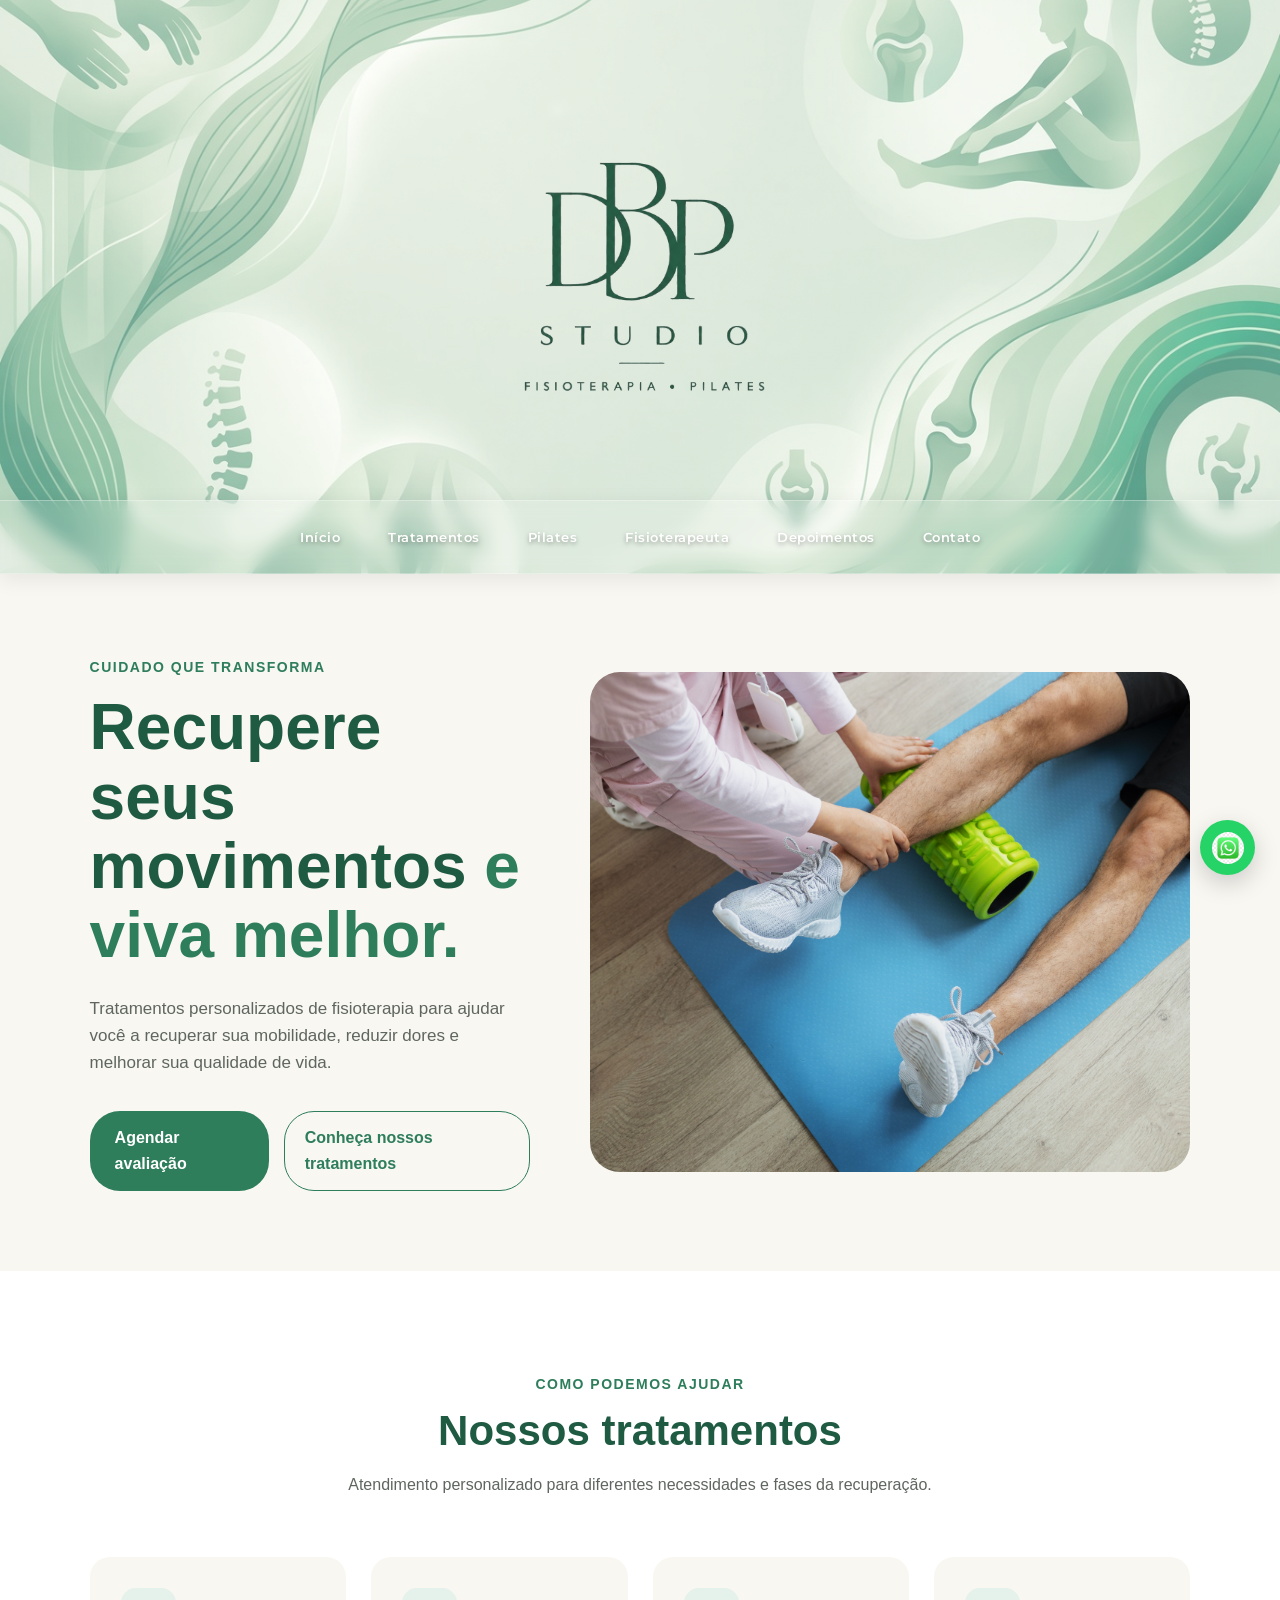
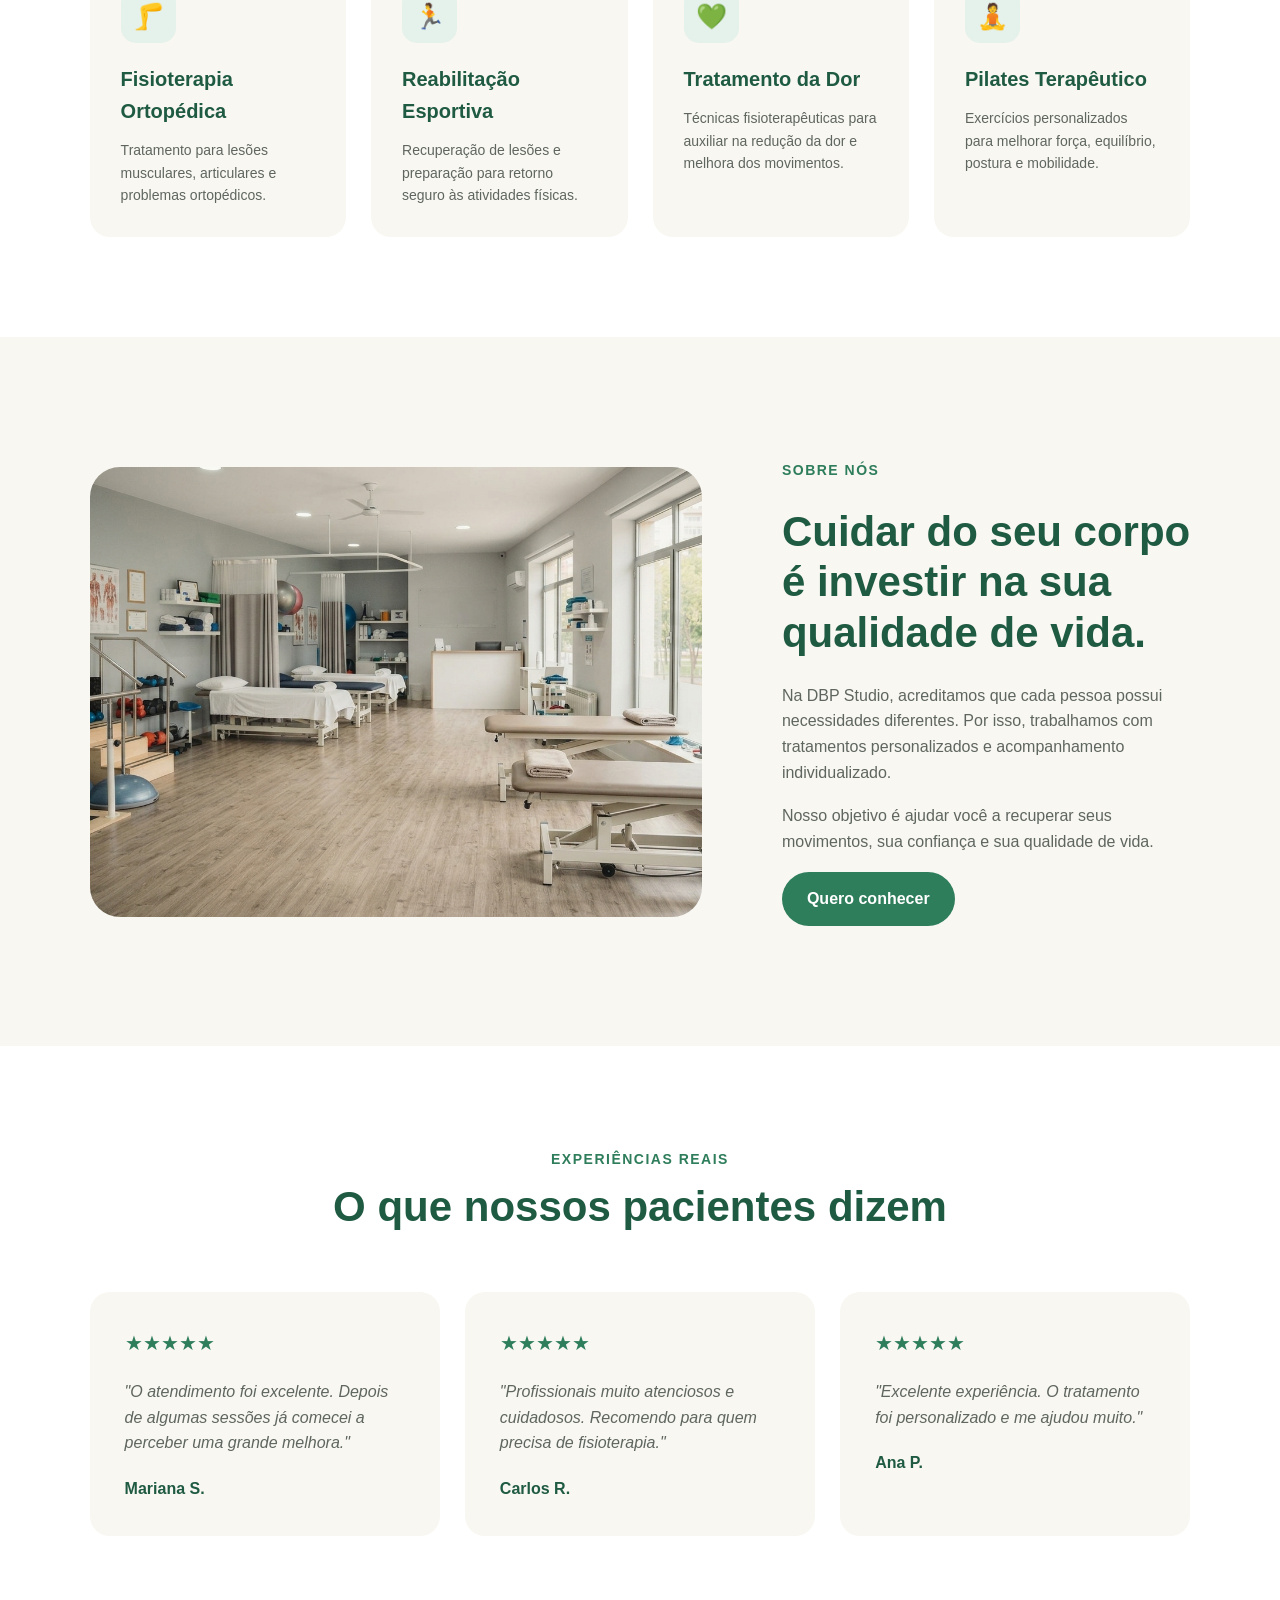
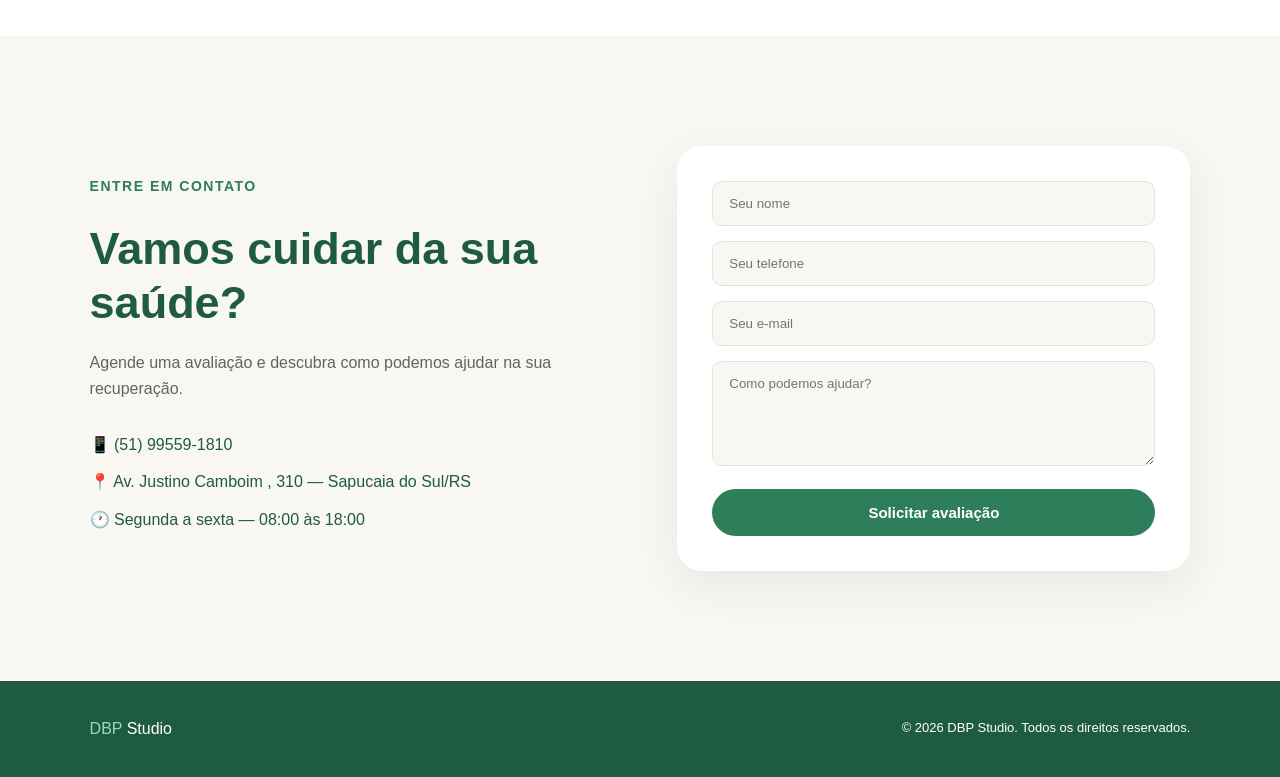
<file: index.html>
<!DOCTYPE html>
<html lang="pt-BR">

<head>
    <meta charset="UTF-8">
    <meta name="viewport" content="width=device-width, initial-scale=1.0">

    <title>DBP Studio | Fisioterapia e Reabilitação</title>

    <link rel="stylesheet" href="css/style.css">

    <link
    href="https://fonts.googleapis.com/css2?family=Montserrat:wght@400;500;600;700&display=swap"
    rel="stylesheet"
    >
</head>



<body>

    <!-- CABEÇALHO -->

<header class="cabecalho">

    <!-- FAIXA PRINCIPAL -->

    <div class="cabecalho-marca">

        <div class="container">

            <a href="index.html" class="marca-studio">
                <img src="img/logo.png" alt="DBP Studio">
            </a>

        
        </div>

    </div>


    <!-- MENU -->

    <div class="cabecalho-menu">

        <div class="container cabecalho-container">

            <button
                type="button"
                class="menu-mobile"
                aria-label="Abrir menu"
            >
                ☰
            </button>

            <nav class="menu">

                <a href="#inicio">
                    Início
                </a>

                <a href="#tratamentos">
                    Tratamentos
                </a>

                <a href="pilates.html">
                    Pilates
                </a>

                <a href="fisioterapeuta.html">
                    Fisioterapeuta
                </a>

                <a href="#depoimentos">
                    Depoimentos
                </a>

                <a href="#contato">
                    Contato
                </a>

            </nav>

        </div>

    </div>

</header>


    <!-- PRINCIPAL -->
    <main>

        <!-- HERO -->
        <section id="inicio" class="hero">

            <div class="hero-texto">

                <span class="subtitulo">
                    Cuidado que transforma
                </span>

                <h1>
                    Recupere seus movimentos
                    <span>e viva melhor.</span>
                </h1>

                <p>
                    Tratamentos personalizados de fisioterapia
                    para ajudar você a recuperar sua mobilidade,
                    reduzir dores e melhorar sua qualidade de vida.
                </p>

                <div class="hero-botoes">

                    <a href="#contato" class="botao-principal">
                        Agendar avaliação
                    </a>

                    <a href="#tratamentos" class="botao-secundario">
                        Conheça nossos tratamentos
                    </a>

                </div>

            </div>


            <div class="hero-imagem">

                <img
                src="img/img2.jpg"
                alt="Fisioterapeuta realizando atendimento"
                >
                

            </div>

        </section>


        <!-- TRATAMENTOS -->
        <section id="tratamentos" class="tratamentos">

            <div class="titulo-secao">

                <span>Como podemos ajudar</span>

                <h2>
                    Nossos tratamentos
                </h2>

                <p>
                    Atendimento personalizado para diferentes
                    necessidades e fases da recuperação.
                </p>

            </div>


            <div class="cards-tratamentos">

                <article class="card">

                    <div class="icone">🦵</div>

                    <h3>
                        Fisioterapia Ortopédica
                    </h3>

                    <p>
                        Tratamento para lesões musculares,
                        articulares e problemas ortopédicos.
                    </p>

                </article>


                <article class="card">

                    <div class="icone">🏃</div>

                    <h3>
                        Reabilitação Esportiva
                    </h3>

                    <p>
                        Recuperação de lesões e preparação
                        para retorno seguro às atividades físicas.
                    </p>

                </article>


                <article class="card">

                    <div class="icone">💚</div>

                    <h3>
                        Tratamento da Dor
                    </h3>

                    <p>
                        Técnicas fisioterapêuticas para auxiliar
                        na redução da dor e melhora dos movimentos.
                    </p>

                </article>


                <article class="card">

                    <div class="icone">🧘</div>

                    <h3>
                        Pilates Terapêutico
                    </h3>

                    <p>
                        Exercícios personalizados para melhorar
                        força, equilíbrio, postura e mobilidade.
                    </p>

                </article>

            </div>

        </section>


        <!-- SOBRE -->
        <section id="sobre" class="sobre">

            <div class="sobre-imagem">
                <img
                src="img/clinica.jpg"
                alt="Ambiente profissional de fisioterapia"
                >


            </div>


            <div class="sobre-texto">

                <span class="subtitulo">
                    Sobre nós
                </span>

                <h2>
                    Cuidar do seu corpo é investir na sua qualidade de vida.
                </h2>

                <p>
                    Na DBP Studio, acreditamos que cada pessoa possui
                    necessidades diferentes. Por isso, trabalhamos
                    com tratamentos personalizados e acompanhamento
                    individualizado.
                </p>

                <p>
                    Nosso objetivo é ajudar você a recuperar seus
                    movimentos, sua confiança e sua qualidade de vida.
                </p>

                <a href="#contato" class="botao-principal">
                    Quero conhecer
                </a>

            </div>

        </section>


        <!-- DEPOIMENTOS -->
        <section id="depoimentos" class="depoimentos">

            <div class="titulo-secao">

                <span>Experiências reais</span>

                <h2>
                    O que nossos pacientes dizem
                </h2>

            </div>


            <div class="cards-depoimentos">

                <article class="depoimento">

                    <div class="estrelas">
                        ★★★★★
                    </div>

                    <p>
                        "O atendimento foi excelente. Depois de algumas
                        sessões já comecei a perceber uma grande melhora."
                    </p>

                    <strong>
                        Mariana S.
                    </strong>

                </article>


                <article class="depoimento">

                    <div class="estrelas">
                        ★★★★★
                    </div>

                    <p>
                        "Profissionais muito atenciosos e cuidadosos.
                        Recomendo para quem precisa de fisioterapia."
                    </p>

                    <strong>
                        Carlos R.
                    </strong>

                </article>


                <article class="depoimento">

                    <div class="estrelas">
                        ★★★★★
                    </div>

                    <p>
                        "Excelente experiência. O tratamento foi
                        personalizado e me ajudou muito."
                    </p>

                    <strong>
                        Ana P.
                    </strong>

                </article>

            </div>

        </section>


        <!-- CONTATO -->
        <section id="contato" class="contato">

            <div class="contato-texto">

                <span class="subtitulo">
                    Entre em contato
                </span>

                <h2>
                    Vamos cuidar da sua saúde?
                </h2>

                <p>
                    Agende uma avaliação e descubra como podemos
                    ajudar na sua recuperação.
                </p>

                <div class="informacoes">

                    <p>
                        📱 (51) 99559-1810
                    </p>

                    <p>
                        📍 Av. Justino Camboim , 310 — Sapucaia do Sul/RS
                    </p>

                    <p>
                        🕐 Segunda a sexta — 08:00 às 18:00
                    </p>

                </div>

            </div>

            <form class="formulario" id="formulario">

    <input
        type="text"
        id="nome"
        placeholder="Seu nome"
        required
    >

    <input
        type="tel"
        id="telefone"
        placeholder="Seu telefone"
        required
    >

    <input
        type="email"
        id="email"
        placeholder="Seu e-mail"
    >

    <textarea
        id="mensagem"
        placeholder="Como podemos ajudar?"
        rows="5"
        required
    ></textarea>

    <button type="submit">
        Solicitar avaliação
    </button>

</form>


            
        </section>

    </main>


    <!-- RODAPÉ -->
    <footer class="footer">

        <div class="logo">
            <span>DBP</span> Studio
        </div>

        <p>
            © 2026 DBP Studio. Todos os direitos reservados.
        </p>

    </footer>



    <!-- BOTÃO WHATSAPP -->
   <a
    href="https://wa.me/5551995591810?text=Ol%C3%A1%21%20Gostaria%20de%20agendar%20um%20hor%C3%A1rio."
    class="whatsapp"
    target="_blank"
    rel="noopener noreferrer"
    aria-label="Agendar horário pelo WhatsApp"
    >
    <img src="img/whats.jpeg" alt="WhatsApp">
    </a>


    <!-- BOTÃO VOLTAR AO TOPO -->
    <button
        class="voltar-topo"
        id="voltarTopo"
        aria-label="Voltar ao topo"
    >
        ↑
    </button>


    <script src="js/script.js"></script>

</body>

</html>
</file>
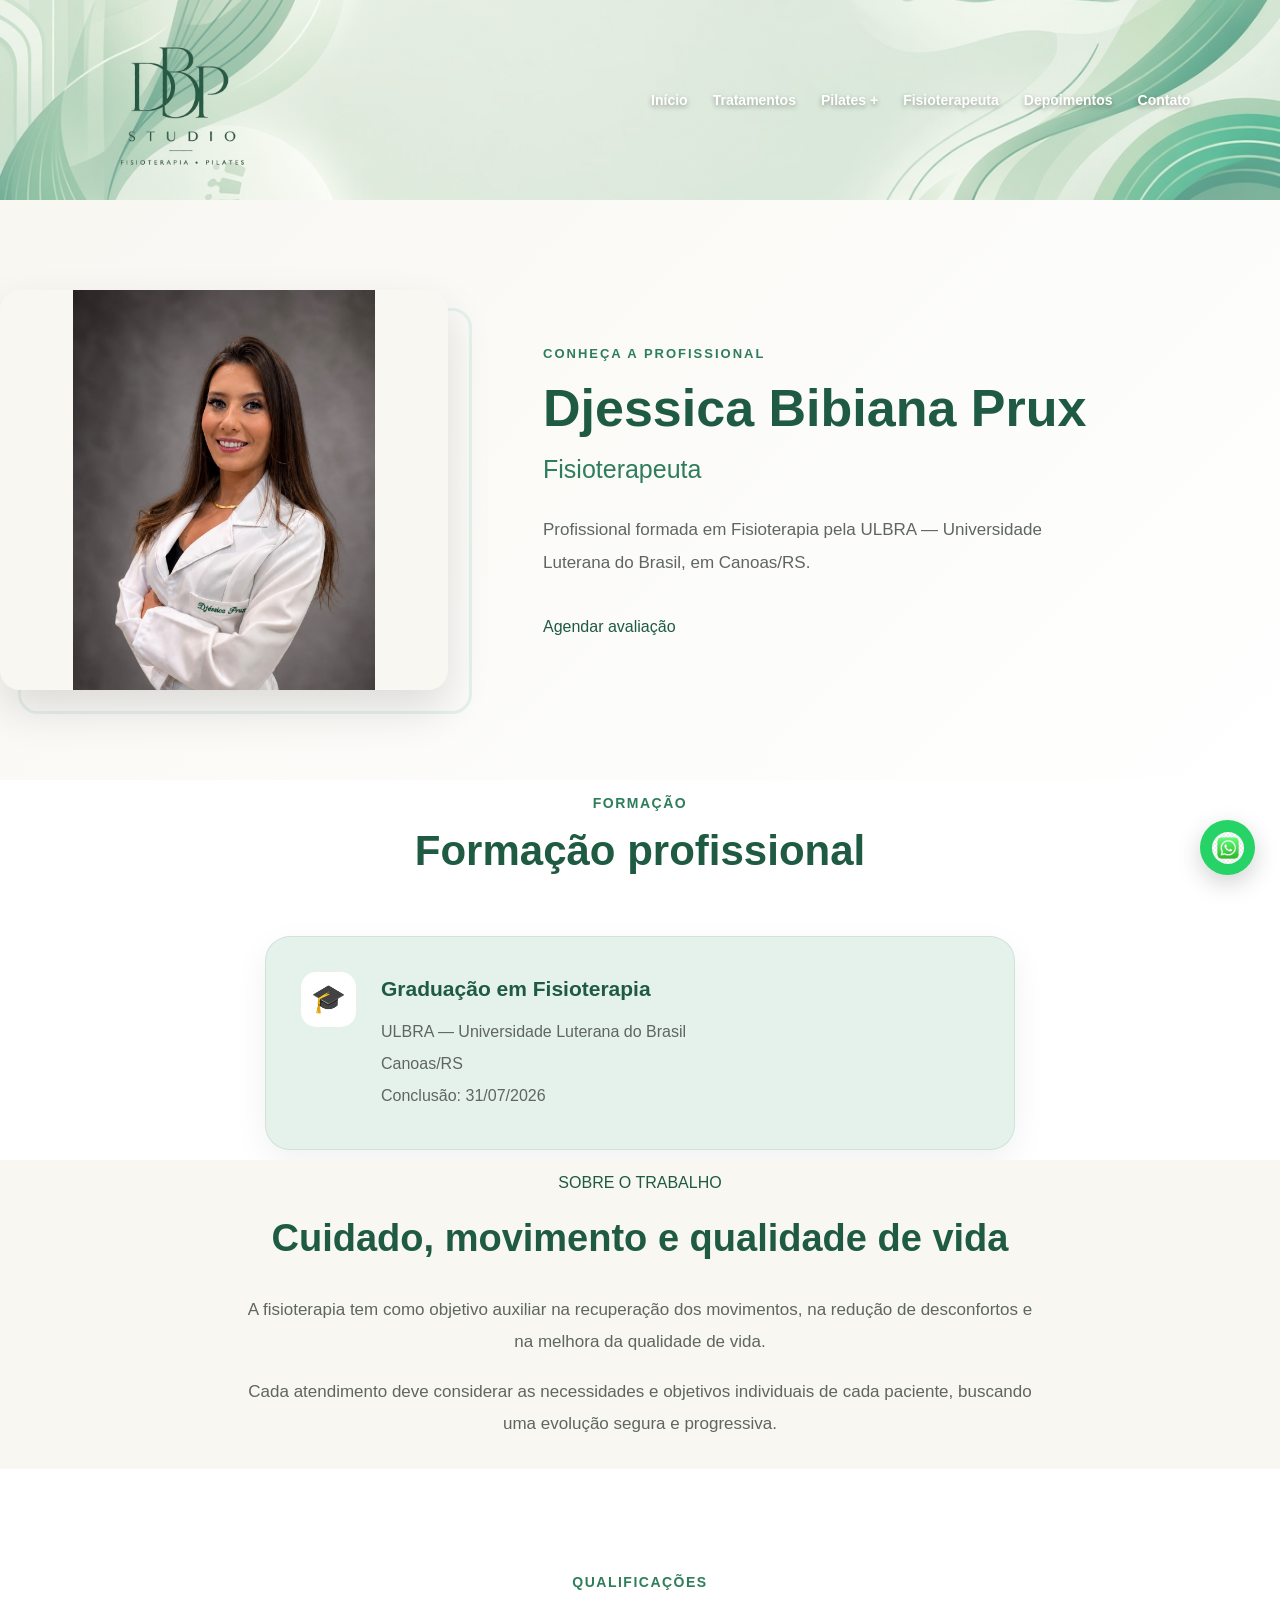
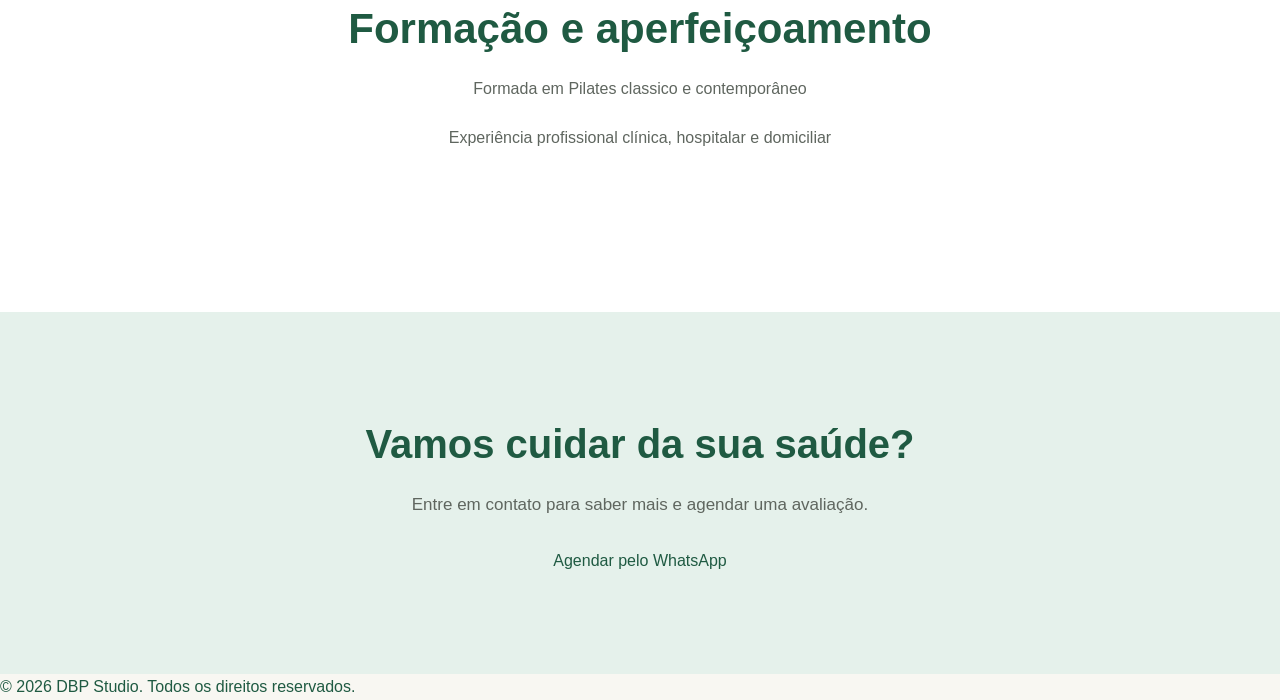
<file: fisioterapeuta.html>
<!DOCTYPE html>
<html lang="pt-BR">

<head>
    <meta charset="UTF-8">

    <meta
        name="viewport"
        content="width=device-width, initial-scale=1.0"
    >

    <title>DBP Studio | Fisioterapia e Reabilitação</title>

    <link
        rel="stylesheet"
        href="css/style.css"
    >
</head>

<body>
    
    <!-- CABEÇALHO -->

    <header class="cabecalho cabecalho-fisioterapeuta">

        <div class="container cabecalho-container">

            <a href="index.html" class="logo">
                <img src="img/logo.png" alt="DBP Studio - Fisioterapia e Pilates">
            </a>

            <button
                class="menu-mobile"
                aria-label="Abrir menu"
            >
                ☰
            </button>

            <nav class="menu">

                <a href="index.html">
                    Início
                </a>

                <a href="index.html#tratamentos">
                    Tratamentos
                </a>

                <a href="pilates.html">
                    Pilates +
                </a>

                <a href="fisioterapeuta.html">
                    Fisioterapeuta
                </a>

                <a href="index.html#depoimentos">
                    Depoimentos
                </a>

                <a href="index.html#contato">
                    Contato
                </a>

            </nav>

        </div>

    </header>


    <!-- CONTEÚDO PRINCIPAL -->

    <main>

        <!-- APRESENTAÇÃO -->

        <section class="perfil">

            <div class="container perfil-container">

                <div class="perfil-imagem">

                    <img
                        src="img/Fisio.jpeg"
                        alt="Djessica Bibiana Prux - Fisioterapeuta"
                    >

                </div>


                <div class="perfil-texto">

                    <span class="sobre-destaque">
                        CONHEÇA A PROFISSIONAL
                    </span>

                    <h1>
                        Djessica Bibiana Prux
                    </h1>

                    <h2>
                        Fisioterapeuta
                    </h2>

                    <p>
                        Profissional formada em Fisioterapia pela
                        ULBRA — Universidade Luterana do Brasil,
                        em Canoas/RS.
                    </p>

                    <a
                        href="https://wa.me/5551995591810"
                        class="botao"
                        target="_blank"
                        rel="noopener noreferrer"
                    >
                        Agendar avaliação
                    </a>

                </div>

            </div>

        </section>


        <!-- FORMAÇÃO -->

        <section class="formacao-profissional">

            <div class="container">

                <div class="titulo-secao">

                    <span class="sobre-destaque">
                        FORMAÇÃO
                    </span>

                    <h2>
                        Formação profissional
                    </h2>

                </div>


                <div class="formacao-card">

                    <div class="formacao-icone">
                        🎓
                    </div>

                    <div>

                        <h3>
                            Graduação em Fisioterapia
                        </h3>

                        <p>
                            ULBRA — Universidade Luterana do Brasil
                        </p>

                        <p>
                            Canoas/RS
                        </p>

                        <p>
                            Conclusão: 31/07/2026
                        </p>

                    </div>

                </div>

            </div>

        </section>


        <!-- SOBRE A PROFISSIONAL -->

        <section class="sobre-profissional">

            <div class="container">

                <div class="texto-profissional">

                    <span class="sobre-destaque">
                        SOBRE O TRABALHO
                    </span>

                    <h2>
                        Cuidado, movimento e qualidade de vida
                    </h2>

                    <p>
                        A fisioterapia tem como objetivo auxiliar
                        na recuperação dos movimentos, na redução
                        de desconfortos e na melhora da qualidade
                        de vida.
                    </p>

                    <p>
                        Cada atendimento deve considerar as
                        necessidades e objetivos individuais de
                        cada paciente, buscando uma evolução
                        segura e progressiva.
                    </p>

                </div>

            </div>

        </section>


        <!-- QUALIFICAÇÕES -->

        <section class="qualificacoes">

            <div class="container">

                <div class="titulo-secao">

                    <span class="sobre-destaque">
                        QUALIFICAÇÕES
                    </span>

                    <h2>
                        Formação e aperfeiçoamento
                    </h2>

                    <p>
                        Formada em Pilates classico e contemporâneo
                        
                    </p>
                    <p>
                        Experiência profissional clínica, hospitalar e domiciliar
                    </p>

                </div>

            </div>

        </section>


        <!-- CHAMADA PARA AGENDAMENTO -->

        <section class="cta-profissional">

            <div class="container">

                <h2>
                    Vamos cuidar da sua saúde?
                </h2>

                <p>
                    Entre em contato para saber mais e agendar
                    uma avaliação.
                </p>

                <a
                    href="https://wa.me/5551995591810"
                    class="botao"
                    target="_blank"
                    rel="noopener noreferrer"
                >
                    Agendar pelo WhatsApp
                </a>

            </div>

        </section>

    </main>


    <!-- RODAPÉ -->

    <footer class="rodape">

        <div class="container">

            <p>
                © 2026 DBP Studio. Todos os direitos reservados.
            </p>

        </div>

    </footer>


    <!-- WHATSAPP -->

    <a
        href="https://wa.me/5551995591810"
        class="whatsapp"
        target="_blank"
        rel="noopener noreferrer"
        aria-label="Falar pelo WhatsApp"
    >

        <img
            src="img/whats.jpeg"
            alt="WhatsApp"
        >

    </a>


    <!-- VOLTAR AO TOPO -->

    <button
        class="voltar-topo"
        id="voltarTopo"
        aria-label="Voltar ao topo"
    >
        ↑
    </button>


    <!-- JAVASCRIPT -->

    <script src="js/script.js"></script>

</body>

</html>
</file>
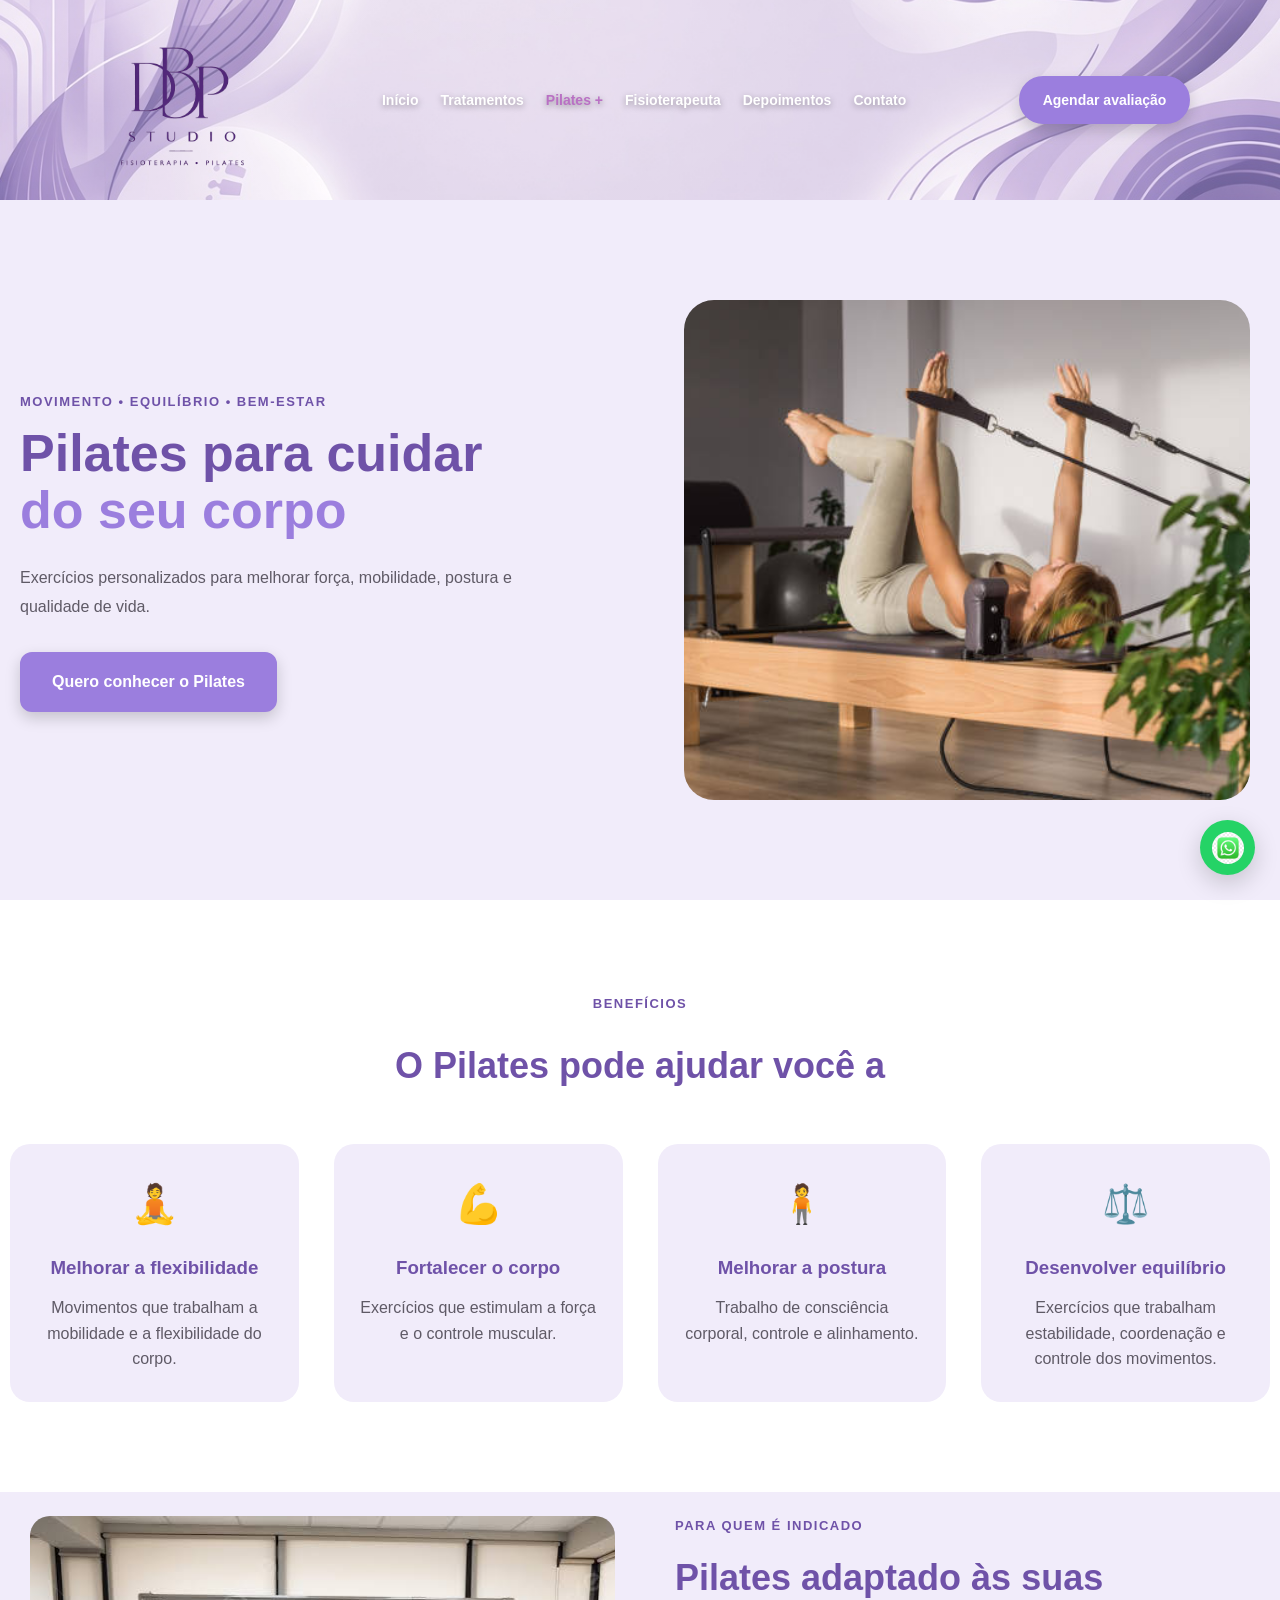
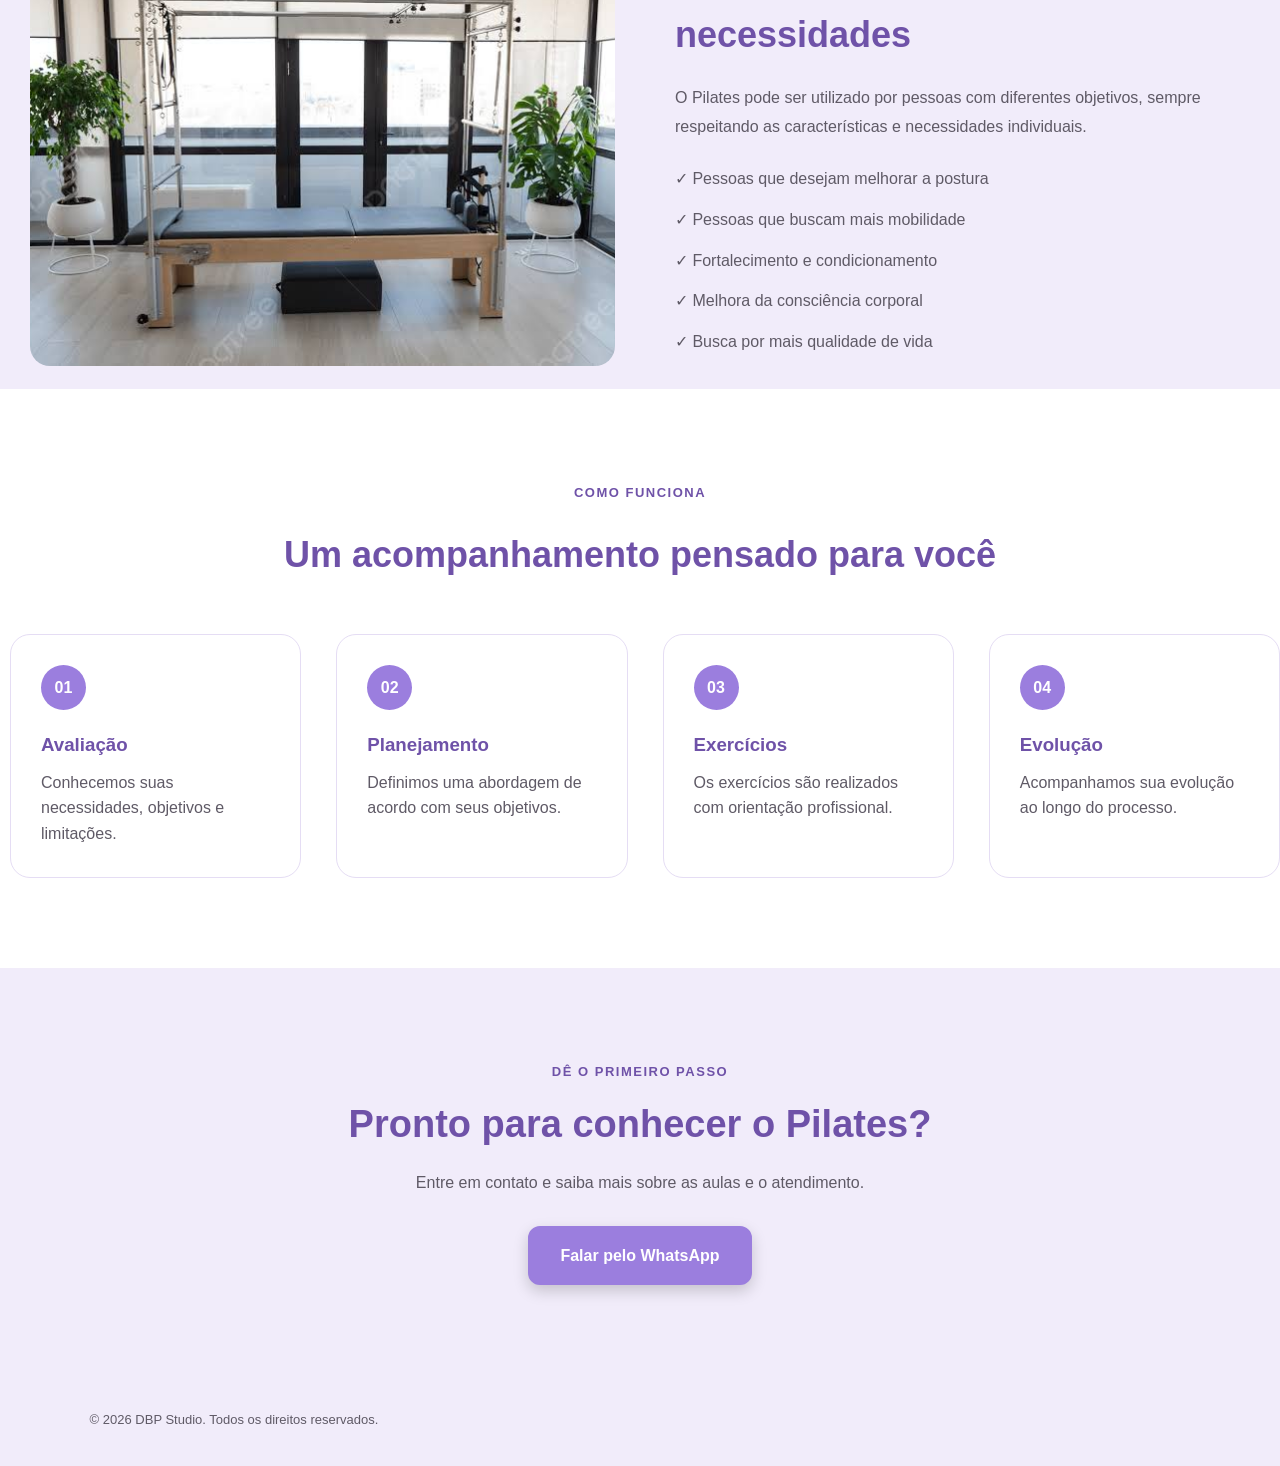
<file: pilates.html>
<!DOCTYPE html>
<html lang="pt-BR">

<head>
    <meta charset="UTF-8">

    <meta
        name="viewport"
        content="width=device-width, initial-scale=1.0"
    >

    <meta
        name="description"
        content="Conheça o Pilates e seus benefícios para o corpo, postura, mobilidade e qualidade de vida."
    >

    <title>Pilates | DBP Studio</title>

    <link
        rel="stylesheet"
        href="css/style.css"
    >
</head>

<!-- BOTÃO WHATSAPP -->

<a
    href="https://wa.me/5551995591810"
    class="whatsapp"
    target="_blank"
    rel="noopener noreferrer"
    aria-label="Falar pelo WhatsApp"
>
    <img src="img/whats.jpeg" alt="WhatsApp">
</a>

<button id="voltarTopo" aria-label="Voltar ao topo">
    ↑
</button>

<body>

    <!-- CABEÇALHO -->

    <header class="header header-pilates">

        <div class="container header-container">

            <a href="index.html" class="logo">
                <img src="img/logo2.png" alt="DBP Studio - Fisioterapia e Pilates">
            </a>

            <nav class="menu">

                <a href="index.html">
                    Início
                </a>

                <a href="index.html#tratamentos">
                    Tratamentos
                </a>

                <a href="pilates.html" class="menu-pilates">
                    Pilates +
                </a>

                <a href="fisioterapeuta.html">
                    Fisioterapeuta
                </a>

                <a href="index.html#depoimentos">
                    Depoimentos
                </a>

                <a href="index.html#contato">
                    Contato
                </a>

            </nav>

            <a
                href="#agendamento"
                class="botao-header botao-pilates"
            >
                Agendar avaliação
            </a>

            <button
                class="menu-mobile"
                aria-label="Abrir menu"
            >
                ☰
            </button>

        </div>

    </header>


    <main>

        <!-- HERO PILATES -->

        <section class="pilates-hero">

            <div class="container pilates-hero-container">

                <div class="pilates-hero-texto">

                    <span class="pilates-destaque">
                        MOVIMENTO • EQUILÍBRIO • BEM-ESTAR
                    </span>

                    <h1>
                        Pilates para cuidar
                        <span>do seu corpo</span>
                    </h1>

                    <p>
                        Exercícios personalizados para melhorar
                        força, mobilidade, postura e qualidade
                        de vida.
                    </p>

                    <a
                        href="#agendamento"
                        class="botao botao-pilates"
                    >
                        Quero conhecer o Pilates
                    </a>

                </div>


                <div class="pilates-hero-imagem">

                    <img
                        src="img/pilates.jpg"
                        alt="Exercício de Pilates"
                    >

                </div>

            </div>

        </section>


        <!-- BENEFÍCIOS -->

        <section class="pilates-beneficios">

            <div class="container">

                <div class="titulo-pilates">

                    <span class="pilates-destaque">
                        BENEFÍCIOS
                    </span>

                    <h2>
                        O Pilates pode ajudar você a
                    </h2>

                </div>


                <div class="beneficios-grid">

                    <div class="beneficio-card">

                        <div class="beneficio-icone">
                            🧘
                        </div>

                        <h3>
                            Melhorar a flexibilidade
                        </h3>

                        <p>
                            Movimentos que trabalham a mobilidade
                            e a flexibilidade do corpo.
                        </p>

                    </div>


                    <div class="beneficio-card">

                        <div class="beneficio-icone">
                            💪
                        </div>

                        <h3>
                            Fortalecer o corpo
                        </h3>

                        <p>
                            Exercícios que estimulam a força
                            e o controle muscular.
                        </p>

                    </div>


                    <div class="beneficio-card">

                        <div class="beneficio-icone">
                            🧍
                        </div>

                        <h3>
                            Melhorar a postura
                        </h3>

                        <p>
                            Trabalho de consciência corporal,
                            controle e alinhamento.
                        </p>

                    </div>


                    <div class="beneficio-card">

                        <div class="beneficio-icone">
                            ⚖️
                        </div>

                        <h3>
                            Desenvolver equilíbrio
                        </h3>

                        <p>
                            Exercícios que trabalham estabilidade,
                            coordenação e controle dos movimentos.
                        </p>

                    </div>

                </div>

            </div>

        </section>


        <!-- PARA QUEM É -->

        <section class="pilates-indicado">

            <div class="container indicado-container">

                <div class="indicado-imagem">

                    <img
                        src="img/pilates2.jpeg"
                        alt="Espaço para atendimento de Pilates"
                    >

                </div>


                <div class="indicado-texto">

                    <span class="pilates-destaque">
                        PARA QUEM É INDICADO
                    </span>

                    <h2>
                        Pilates adaptado às suas necessidades
                    </h2>

                    <p>
                        O Pilates pode ser utilizado por pessoas
                        com diferentes objetivos, sempre respeitando
                        as características e necessidades individuais.
                    </p>

                    <ul>

                        <li>
                            ✓ Pessoas que desejam melhorar a postura
                        </li>

                        <li>
                            ✓ Pessoas que buscam mais mobilidade
                        </li>

                        <li>
                            ✓ Fortalecimento e condicionamento
                        </li>

                        <li>
                            ✓ Melhora da consciência corporal
                        </li>

                        <li>
                            ✓ Busca por mais qualidade de vida
                        </li>

                    </ul>

                </div>

            </div>

        </section>


        <!-- COMO FUNCIONA -->

        <section class="pilates-processo">

            <div class="container">

                <div class="titulo-pilates">

                    <span class="pilates-destaque">
                        COMO FUNCIONA
                    </span>

                    <h2>
                        Um acompanhamento pensado para você
                    </h2>

                </div>


                <div class="processo-grid">

                    <div class="processo-item">

                        <span>01</span>

                        <h3>
                            Avaliação
                        </h3>

                        <p>
                            Conhecemos suas necessidades,
                            objetivos e limitações.
                        </p>

                    </div>


                    <div class="processo-item">

                        <span>02</span>

                        <h3>
                            Planejamento
                        </h3>

                        <p>
                            Definimos uma abordagem de acordo
                            com seus objetivos.
                        </p>

                    </div>


                    <div class="processo-item">

                        <span>03</span>

                        <h3>
                            Exercícios
                        </h3>

                        <p>
                            Os exercícios são realizados com
                            orientação profissional.
                        </p>

                    </div>


                    <div class="processo-item">

                        <span>04</span>

                        <h3>
                            Evolução
                        </h3>

                        <p>
                            Acompanhamos sua evolução ao longo
                            do processo.
                        </p>

                    </div>

                </div>

            </div>

        </section>


        <!-- CTA -->

        <section
            class="pilates-cta"
            id="agendamento"
        >

            <div class="container">

                <span class="pilates-destaque">
                    DÊ O PRIMEIRO PASSO
                </span>

                <h2>
                    Pronto para conhecer o Pilates?
                </h2>

                <p>
                    Entre em contato e saiba mais sobre as
                    aulas e o atendimento.
                </p>

                <a
                    href="https://wa.me/5551995591810"
                    class="botao botao-pilates"
                    target="_blank"
                    rel="noopener noreferrer"
                >
                    Falar pelo WhatsApp
                </a>

            </div>

        </section>

    </main>


    <!-- RODAPÉ -->

    <footer class="footer">

        <div class="container">

            <p>
                © 2026 DBP Studio. Todos os direitos reservados.
            </p>

        </div>

    </footer>


    

    <script src="js/script.js"></script>

</body>

</html>
</file>
<file: css/style.css>
/* ==============================
   RESET
================================= */

* {
    margin: 0;
    padding: 0;
    box-sizing: border-box;
}

html {
    scroll-behavior: smooth;
}

body {
    font-family: Arial, Helvetica, sans-serif;
    background-color: #F8F7F2;
    color: #1F5A42;
    line-height: 1.6;
}

a {
    text-decoration: none;
    color: inherit;
}

img {
    max-width: 100%;
    display: block;
}


/* ==============================
   CORES / VARIÁVEIS
================================= */

:root {
    --verde: #2E7D5B;
    --verde-escuro: #1F5A42;
    --verde-claro: #E5F1EB;
    --off-white: #F8F7F2;
    --branco: #FFFFFF;
    --texto: #5F665F;

    /* Cores da página Pilates */
    --roxo: #9B7EDE;
    --roxo-escuro: #6F52A8;
    --roxo-claro: #F1ECFA;
    --texto-roxo: #5F5A66;
}


/* ==============================
   CABEÇALHO (com fundo de imagem)
================================= */

.cabecalho {
    position: relative;
    width: 100%;
    background-image:
        linear-gradient(
            rgba(255, 255, 255, 0.35),
            rgba(255, 255, 255, 0.35)
        ),
        url("../img/fundo.jpg");
    background-size: cover;
    background-position: center;
    background-repeat: no-repeat;
    overflow: visible;
}


/* ===== ÁREA DA MARCA / LOGO ===== */
/* → AQUI você controla a ALTURA do fundo */

.cabecalho-marca {
    position: relative;
    padding: 90px 20px 60px;   /* topo | laterais | baixo  → altere aqui */
    background: transparent;
    border-bottom: none;
    text-align: center;
}

.cabecalho-marca .container {
    position: relative;
    z-index: 2;
}

.marca-studio {
    display: block;
    width: 350px;
    max-width: 80%;
    margin: 0 auto;
    text-decoration: none;
    color: #ffffff;
    font-size: 34px;
    font-weight: 700;
    letter-spacing: 5px;
    text-shadow: 0 3px 15px rgba(0, 0, 0, 0.30);
}

.marca-studio span {
    color: #D7F0E3;
}

.marca-studio img {
    display: block;
    width: 100%;
    height: auto;
}

.cabecalho-marca p {
    margin-top: 8px;
    color: rgba(255, 255, 255, 0.90);
    font-size: 12px;
    letter-spacing: 2px;
    text-transform: uppercase;
    text-shadow: 0 2px 8px rgba(0, 0, 0, 0.40);
}


/* ===== MENU ===== */

.cabecalho-menu {
    position: relative;
    background: rgba(255, 255, 255, 0.12);
    backdrop-filter: blur(8px);
    -webkit-backdrop-filter: blur(8px);
    border-top: 1px solid rgba(255, 255, 255, 0.30);
    border-bottom: 1px solid rgba(255, 255, 255, 0.30);
    box-shadow: 0 5px 20px rgba(0, 0, 0, 0.08);
}

.cabecalho-menu .cabecalho-container {
    min-height: 72px;
    display: flex;
    align-items: center;
    justify-content: center;
}

.cabecalho-menu .menu {
    display: flex;
    align-items: center;
    justify-content: center;
    gap: 12px;
}

.cabecalho-menu .menu a {
    position: relative;
    display: inline-flex;
    align-items: center;
    justify-content: center;
    padding: 12px 18px;
    color: #ffffff;
    text-decoration: none;
    font-family: 'Montserrat', sans-serif;
    font-size: 13px;
    font-weight: 600;
    letter-spacing: 0.5px;
    border-radius: 30px;
    text-shadow: 0 2px 5px rgba(0, 0, 0, 0.35);
    transition: color 0.3s ease, background-color 0.3s ease,
                transform 0.3s ease, box-shadow 0.3s ease;
}

.cabecalho-menu .menu a:hover {
    color: #ffffff;
    background-color: rgba(46, 125, 91, 0.85);
    transform: translateY(-4px);
    box-shadow: 0 8px 20px rgba(0, 0, 0, 0.18),
                0 0 18px rgba(46, 125, 91, 0.25);
}

.cabecalho-menu .menu a:last-child {
    background-color: transparent;
    box-shadow: none;
}

/* ===== MENU MOBILE ===== */

.menu-mobile {
    display: none;
    border: none;
    background: none;
    font-size: 30px;
    color: var(--verde);
    cursor: pointer;
}

@media (max-width: 768px) {
    .cabecalho-menu .cabecalho-container {
        min-height: 60px;
        flex-wrap: wrap;
        justify-content: flex-end;
        gap: 10px;
        padding: 0 5%;
    }

    .cabecalho-menu .menu {
        display: none;
        position: static;
        width: 100%;
        flex-direction: column;
        align-items: center;
        gap: 15px;
        padding: 15px 0;
        background: transparent;
        box-shadow: none;
    }

    .cabecalho-menu .menu.ativo {
        display: flex;
    }

    .cabecalho-menu .menu-mobile {
        display: block;
    }

    .cabecalho-menu .menu a {
        width: 100%;
        color: var(--texto);
        text-shadow: none;
    }
}

/* ==============================
   HERO (página principal)
================================= */

.hero {
    min-height: 680px;
    display: flex;
    align-items: center;
    justify-content: space-between;
    gap: 60px;
    padding: 80px 7%;
}

.hero-texto {
    width: 50%;
}

.subtitulo {
    display: inline-block;
    color: var(--verde);
    font-size: 14px;
    font-weight: 700;
    text-transform: uppercase;
    letter-spacing: 1.5px;
    margin-bottom: 15px;
}

.hero h1 {
    font-size: clamp(40px, 5vw, 68px);
    line-height: 1.08;
    color: var(--verde-escuro);
    margin-bottom: 25px;
}

.hero h1 span {
    color: var(--verde);
}

.hero p {
    max-width: 550px;
    color: var(--texto);
    font-size: 17px;
    margin-bottom: 35px;
}

.hero-botoes {
    display: flex;
    align-items: center;
    gap: 15px;
}

.botao-principal {
    display: inline-block;
    background-color: var(--verde);
    color: white;
    padding: 14px 25px;
    border-radius: 30px;
    font-weight: 600;
    transition: 0.3s;
}

.botao-principal:hover {
    background-color: var(--verde-escuro);
    transform: translateY(-2px);
}

.botao-secundario {
    display: inline-block;
    color: var(--verde);
    padding: 13px 20px;
    border: 1px solid var(--verde);
    border-radius: 30px;
    font-weight: 600;
    transition: 0.3s;
}

.botao-secundario:hover {
    background-color: var(--verde);
    color: white;
}

.hero-imagem img {
    width: 100%;
    height: 500px;
    object-fit: cover;
    border-radius: 30px;
}

.imagem-placeholder {
    width: 100%;
    height: 500px;
    display: flex;
    align-items: center;
    justify-content: center;
    background-color: var(--verde-claro);
    border-radius: 30px;
    color: var(--verde);
    font-size: 18px;
    font-weight: 600;
}


/* ==============================
   TRATAMENTOS
================================= */

.tratamentos {
    padding: 100px 7%;
    background-color: white;
}

.titulo-secao {
    text-align: center;
    max-width: 650px;
    margin: 0 auto 60px;
}

.titulo-secao span,
.titulo-secao .sobre-destaque {
    color: var(--verde);
    font-size: 14px;
    font-weight: 700;
    text-transform: uppercase;
    letter-spacing: 1.5px;
}

.titulo-secao h2 {
    font-size: 42px;
    line-height: 1.2;
    color: var(--verde-escuro);
    margin: 10px 0 15px;
}

.titulo-secao p {
    color: var(--texto);
}

.cards-tratamentos {
    display: grid;
    grid-template-columns: repeat(4, 1fr);
    gap: 25px;
}

.card {
    background-color: var(--off-white);
    padding: 30px;
    border-radius: 20px;
    transition: 0.3s;
    border: 1px solid transparent;
}

.card:hover {
    transform: translateY(-8px);
    border-color: #d7e7df;
    box-shadow: 0 15px 35px rgba(31, 90, 66, 0.08);
}

.icone {
    width: 55px;
    height: 55px;
    display: flex;
    align-items: center;
    justify-content: center;
    background-color: var(--verde-claro);
    border-radius: 15px;
    font-size: 25px;
    margin-bottom: 20px;
}

.card h3 {
    color: var(--verde-escuro);
    font-size: 20px;
    margin-bottom: 12px;
}

.card p {
    color: var(--texto);
    font-size: 14px;
}


/* ==============================
   SOBRE
================================= */

.sobre {
    display: flex;
    align-items: center;
    gap: 80px;
    padding: 120px 7%;
}

.sobre-imagem img {
    width: 100%;
    height: 450px;
    object-fit: cover;
    border-radius: 30px;
}

.sobre-imagem .imagem-placeholder {
    height: 450px;
}

.sobre-texto {
    width: 50%;
}

.sobre-texto h2 {
    color: var(--verde-escuro);
    font-size: 42px;
    line-height: 1.2;
    margin: 10px 0 25px;
}

.sobre-texto p {
    color: var(--texto);
    margin-bottom: 18px;
}


/* ==============================
   DEPOIMENTOS
================================= */

.depoimentos {
    padding: 100px 7%;
    background-color: white;
}

.cards-depoimentos {
    display: grid;
    grid-template-columns: repeat(3, 1fr);
    gap: 25px;
}

.depoimento {
    background-color: var(--off-white);
    padding: 35px;
    border-radius: 20px;
}

.estrelas {
    color: var(--verde);
    font-size: 20px;
    margin-bottom: 20px;
}

.depoimento p {
    color: var(--texto);
    margin-bottom: 20px;
    font-style: italic;
}

.depoimento strong {
    color: var(--verde-escuro);
}


/* ==============================
   CONTATO
================================= */

.contato {
    display: flex;
    align-items: center;
    gap: 80px;
    padding: 110px 7%;
}

.contato-texto {
    width: 50%;
}

.contato-texto h2 {
    font-size: 45px;
    line-height: 1.2;
    color: var(--verde-escuro);
    margin: 10px 0 20px;
}

.contato-texto > p {
    color: var(--texto);
    margin-bottom: 30px;
}

.informacoes p {
    color: var(--verde-escuro);
    margin-bottom: 12px;
    font-weight: 500;
}

.formulario {
    width: 50%;
    background-color: white;
    padding: 35px;
    border-radius: 25px;
    box-shadow: 0 15px 40px rgba(31, 90, 66, 0.08);
}

.formulario input,
.formulario textarea {
    width: 100%;
    border: 1px solid #dfe4df;
    background-color: var(--off-white);
    padding: 14px 16px;
    margin-bottom: 15px;
    border-radius: 10px;
    font-family: inherit;
    outline: none;
}

.formulario input:focus,
.formulario textarea:focus {
    border-color: var(--verde);
}

.formulario textarea {
    resize: vertical;
}

.formulario button {
    width: 100%;
    border: none;
    background-color: var(--verde);
    color: white;
    padding: 15px;
    border-radius: 30px;
    font-size: 15px;
    font-weight: 600;
    cursor: pointer;
    transition: 0.3s;
}

.formulario button:hover {
    background-color: var(--verde-escuro);
}

.formulario input.erro,
.formulario textarea.erro {
    border: 2px solid #d9534f;
    animation: tremor 0.3s;
}

.formulario button:disabled {
    opacity: 0.7;
    cursor: not-allowed;
    transform: none;
}

@keyframes tremor {
    0%   { transform: translateX(0); }
    25%  { transform: translateX(-5px); }
    50%  { transform: translateX(5px); }
    75%  { transform: translateX(-5px); }
    100% { transform: translateX(0); }
}


/* ==============================
   RODAPÉ
================================= */

.footer {
    padding: 35px 7%;
    display: flex;
    justify-content: space-between;
    align-items: center;
    background-color: var(--verde-escuro);
    color: white;
}

.footer .logo {
    color: white;
}

.footer .logo span {
    color: #9dd7bb;
}

.footer p {
    font-size: 13px;
}


/* =========================================
   BOTÃO FLUTUANTE WHATSAPP
========================================= */

.whatsapp {
    position: fixed;
    right: 25px;
    bottom: 25px;

    width: 55px;
    height: 55px;

    display: flex;
    align-items: center;
    justify-content: center;

    background: #25D366;

    border-radius: 50%;

    box-shadow: 0 8px 25px rgba(0, 0, 0, 0.18);

    z-index: 2000;

    transition: 
        transform 0.3s ease,
        box-shadow 0.3s ease;
}

.whatsapp img {
    width: 32px;
    height: 32px;

    object-fit: contain;

    border-radius: 50%;
}

.whatsapp:hover {
    transform: translateY(-4px);

    box-shadow: 0 12px 30px rgba(0, 0, 0, 0.25);
}


/* ==============================
   VOLTAR AO TOPO
================================= */

.voltar-topo {
    position: fixed;
    right: 25px;
    bottom: 90px;
    width: 45px;
    height: 45px;
    border: none;
    border-radius: 50%;
    background-color: var(--verde);
    color: white;
    font-size: 22px;
    cursor: pointer;
    display: flex;
    align-items: center;
    justify-content: center;
    opacity: 0;
    visibility: hidden;
    transform: translateY(15px);
    transition: 0.3s;
    z-index: 1500;
}

.voltar-topo.mostrar {
    opacity: 1;
    visibility: visible;
    transform: translateY(0);
}

.voltar-topo:hover {
    background-color: var(--verde-escuro);
    transform: translateY(-3px);
}


/* ==============================
   ANIMAÇÃO AO APARECER
================================= */

.card,
.depoimento,
.sobre-texto,
.contato-texto {
    opacity: 0;
    transform: translateY(30px);
    transition: opacity 0.7s ease, transform 0.7s ease;
}

.card.mostrar,
.depoimento.mostrar,
.sobre-texto.mostrar,
.contato-texto.mostrar {
    opacity: 1;
    transform: translateY(0);
}


/* ==============================
   RESPONSIVIDADE - PÁGINA PRINCIPAL
================================= */

@media (max-width: 1000px) {

    .cards-tratamentos {
        grid-template-columns: repeat(2, 1fr);
    }

    .hero {
        gap: 30px;
    }

    .hero-texto {
        width: 55%;
    }

    .hero-imagem {
        width: 45%;
    }
}

@media (max-width: 768px) {

    .hero {
        flex-direction: column;
        padding: 70px 5%;
        min-height: auto;
    }

    .hero-texto,
    .hero-imagem {
        width: 100%;
    }

    .hero h1 {
        font-size: 45px;
    }

    .hero-botoes {
        flex-direction: column;
        align-items: flex-start;
    }

    .hero-imagem {
        margin-top: 20px;
    }

    .cards-tratamentos {
        grid-template-columns: 1fr;
    }

    .sobre {
        flex-direction: column;
        padding: 80px 5%;
        gap: 50px;
    }

    .sobre-imagem,
    .sobre-texto {
        width: 100%;
    }

    .cards-depoimentos {
        grid-template-columns: 1fr;
    }

    .contato {
        flex-direction: column;
        padding: 80px 5%;
        gap: 50px;
    }

    .contato-texto,
    .formulario {
        width: 100%;
    }

    .footer {
        flex-direction: column;
        gap: 15px;
        text-align: center;
    }
}

@media (max-width: 480px) {

    .hero h1 {
        font-size: 38px;
    }

    .titulo-secao h2,
    .sobre-texto h2,
    .contato-texto h2 {
        font-size: 32px;
    }

    .hero-botoes {
        width: 100%;
    }

    .botao-principal,
    .botao-secundario {
        width: 100%;
        text-align: center;
    }

    .whatsapp {
        width: 55px;
        height: 55px;
        right: 18px;
        bottom: 18px;
    }

    .whatsapp span {
        display: none;
    }
}


/* ==============================
   PÁGINA FISIOTERAPEUTA
================================= */


.perfil {
    padding: 90px 0;
    background: linear-gradient(135deg, var(--off-white) 0%, #ffffff 100%);    
}

.perfil-container {
    display: flex;
    align-items: center;
    gap: 80px;
}

.perfil-imagem {
    width: 35%;
    position: relative;
}

.perfil-imagem::after {
    content: "";
    position: absolute;
    width: 100%;
    height: 100%;
    border: 3px solid var(--verde-claro);
    border-radius: 20px;
    left: 18px;
    top: 18px;
    z-index: 0;
}

.perfil-imagem img {
    position: relative;
    z-index: 1;
    width: 100%;
    height: 400px;
    object-fit: contain;
    object-position: center;
    border-radius: 20px;
    box-shadow: 0 20px 45px rgba(0, 0, 0, 0.12);
    background-color: var(--off-white);
}

.perfil-texto {
    width: 55%;
    padding: 15px;
}

.perfil-texto .sobre-destaque {
    display: inline-block;
    margin-bottom: 15px;
    color: var(--verde);
    font-size: 13px;
    font-weight: 700;
    letter-spacing: 2px;
}

.perfil-texto h1 {
    font-size: 52px;
    line-height: 1.1;
    color: var(--verde-escuro);
    margin-bottom: 12px;
}

.perfil-texto h2 {
    font-size: 25px;
    font-weight: 500;
    color: var(--verde);
    margin-bottom: 25px;
}

.perfil-texto p {
    max-width: 570px;
    color: var(--texto);
    line-height:1.9;
    font-size: 17px;
    margin-bottom: 35px;
}

/* Formação */

.formacao-profissional {
    padding: 100px 0;
    background-color: var(--branco);
    padding: 10px;
}

.formacao-card {
    max-width: 750px;
    margin: 0 auto;
    display: flex;
    align-items: flex-start;
    gap: 25px;
    padding: 35px;
    background-color: var(--verde-claro);
    border-radius: 25px;
    border: 1px solid rgba(46, 125, 91, 0.12);
    box-shadow: 0 12px 35px rgba(0, 0, 0, 0.06);
    transition: 0.3s;
}

.formacao-card:hover {
    transform: translateY(-5px);
    box-shadow: 0 18px 40px rgba(0, 0, 0, 0.09);
}

.formacao-icone {
    width: 55px;
    height: 55px;
    display: flex;
    align-items: center;
    justify-content: center;
    background-color: var(--branco);
    border-radius: 15px;
    font-size: 28px;
    flex-shrink: 0;
}

.formacao-card h3 {
    color: var(--verde-escuro);
    font-size: 21px;
    margin-bottom: 12px;
}

.formacao-card p {
    color: var(--texto);
    line-height: 1.7;
    margin-bottom: 5px;
}

/* Sobre a profissional */

.sobre-profissional {
    padding: 100px 0;
    background-color: var(--off-white);
    padding: 10px;
}

.texto-profissional {
    max-width: 800px;
    margin: 0 auto;
    text-align: center;
}

.texto-profissional h2 {
    color: var(--verde-escuro);
    font-size: 38px;
    margin: 12px 0 25px;
}

.texto-profissional p {
    color: var(--texto);
    font-size: 17px;
    line-height: 1.9;
    margin-bottom: 18px;
}

/* Qualificações */

.qualificacoes {
    padding: 100px 0;
    background-color: var(--branco);
}

.qualificacoes .titulo-secao p {
    max-width: 650px;
    margin: 20px auto 0;
    color: var(--texto);
    line-height: 1.8;
    font-size: 16px;
}

/* CTA */

.cta-profissional {
    padding: 100px 20px;
    text-align: center;
    background-color: var(--verde-claro);
}

.cta-profissional h2 {
    color: var(--verde-escuro);
    font-size: 40px;
    margin-bottom: 15px;
}

.cta-profissional p {
    color: var(--texto);
    font-size: 17px;
    margin-bottom: 30px;
}

/* Responsivo Fisioterapeuta */

@media (max-width: 900px) {
    .perfil-container {
        gap: 50px;
    }

    .perfil-texto h1 {
        font-size: 42px;
    }
}

@media (max-width: 768px) {
    .perfil {
        padding: 60px 0;
    }

    .perfil-container {
        flex-direction: column;
        gap: 45px;
    }

    .perfil-imagem,
    .perfil-texto {
        width: 100%;
    }

    .perfil-imagem img {
        height: 450px;
    }

    .perfil-imagem::after {
        left: 10px;
        top: 10px;
    }

    .perfil-texto h1 {
        font-size: 38px;
    }

    .perfil-texto h2 {
        font-size: 22px;
    }

    .titulo-secao h2,
    .texto-profissional h2 {
        font-size: 31px;
    }

    .formacao-card {
        padding: 25px;
    }

    .cta-profissional h2 {
        font-size: 32px;
    }
}

@media (max-width: 500px) {
    .perfil-imagem img {
        height: 380px;
    }

    .perfil-texto h1 {
        font-size: 32px;
    }

    .perfil-texto p {
        font-size: 16px;
    }

    .formacao-card {
        flex-direction: column;
    }

    .titulo-secao h2,
    .texto-profissional h2 {
        font-size: 28px;
    }
}


/* ==============================
   PÁGINA PILATES
================================= */

.pilates-hero {
    padding: 100px 0;
    background-color: var(--roxo-claro);
}

.pilates-hero-container {
    display: flex;
    align-items: center;
    gap: 70px;
    padding-left: 20px;
}

.pilates-hero-texto {
    width: 50%;
}

.pilates-destaque {
    display: inline-block;
    margin-bottom: 12px;
    color: var(--roxo-escuro);
    font-size: 13px;
    font-weight: 700;
    letter-spacing: 1.5px;
}

.pilates-hero h1 {
    font-size: 52px;
    line-height: 1.1;
    color: var(--roxo-escuro);
    margin-bottom: 25px;
}

.pilates-hero h1 span {
    display: block;
    color: var(--roxo);
}

.pilates-hero p {
    max-width: 550px;
    color: var(--texto-roxo);
    line-height: 1.8;
    margin-bottom: 30px;
}

.pilates-hero-imagem {
    width: 50%;
    padding-right: 30px;
}

.pilates-hero-imagem img {
    width: 100%;
    height: 500px;
    object-fit: cover;
    border-radius: 30px;
    
}

.botao-pilates {
    display: inline-flex;
    align-items: center;
    justify-content: center;

    background: var(--roxo);
    color: white;

    padding: 15px 30px;
    border-radius: 12px;
    border: 2px solid var(--roxo);

    font-size: 16px;
    font-weight: 600;
    text-decoration: none;

    box-shadow: 0 6px 15px rgba(0, 0, 0, 0.18);

    cursor: pointer;

    transition: all 0.3s ease;
}

/* Quando passar o mouse */
.botao-pilates:hover {
    transform: translateY(-3px);

    background: transparent;
    color: var(--roxo);

    box-shadow: 0 10px 22px rgba(0, 0, 0, 0.22);
}

/* Quando clicar */
.botao-pilates:active {
    transform: translateY(0);
    box-shadow: 0 4px 8px rgba(0, 0, 0, 0.15);
}

.botao-pilates:hover {
    background-color: var(--roxo-escuro);   
}

/* Benefícios */

.pilates-beneficios {
    padding: 90px 0;
    background-color: var(--branco);
    
}

.titulo-pilates {
    text-align: center;
    margin-bottom: 50px;
    
}

.titulo-pilates h2 {
    color: var(--roxo-escuro);
    font-size: 36px;
    margin-top: 10px;
}

.beneficios-grid {
    display: grid;
    grid-template-columns: repeat(4, 1fr);
    gap: 15px;
}

.beneficio-card {
    padding: 30px 25px;
    background-color: var(--roxo-claro);
    border-radius: 20px;
    text-align: center;
    transition: 0.3s;
    margin-left: 10px;
    margin-right: 10px;
}

.beneficio-card:hover {
    transform: translateY(-8px);
}

.beneficio-icone {
    font-size: 38px;
    margin-bottom: 18px;
}

.beneficio-card h3 {
    color: var(--roxo-escuro);
    margin-bottom: 12px;
}

.beneficio-card p {
    color: var(--texto-roxo);
    line-height: 1.6;
}

/* Para quem é */

.pilates-indicado {
    padding: 90px 0;
    background-color: var(--roxo-claro);
    padding: 20px;
}

.indicado-container {
    display: flex;
    align-items: center;
    gap: 70px;
}

.indicado-imagem {
    width: 50%;
}

.indicado-imagem img {
    width: 100%;
    height: 450px;
    object-fit: cover;
    border-radius: 20px;
    margin-left: 10px;
}

.indicado-texto {
    width: 50%;
}

.indicado-texto h2 {
    color: var(--roxo-escuro);
    font-size: 36px;
    margin-bottom: 20px;
}

.indicado-texto p {
    color: var(--texto-roxo);
    line-height: 1.8;
    margin-bottom: 25px;
}

.indicado-texto ul {
    list-style: none;
    padding: 0;
}

.indicado-texto li {
    margin-bottom: 15px;
    color: var(--texto-roxo);
    font-weight: 500;
}

/* Processo */

.pilates-processo {
    padding: 90px 0;
    background-color: var(--branco);
}

.processo-grid {
    display: grid;
    grid-template-columns: repeat(4, 1fr);
    gap: 25px;
}

.processo-item {
    padding: 30px;
    border: 1px solid #E5DDF4;
    border-radius: 20px;
    transition: 0.3s;
    margin-left: 10px;
    margin-left: 10px;
}

.processo-item:hover {
    transform: translateY(-5px);
}

.processo-item > span {
    display: inline-flex;
    width: 45px;
    height: 45px;
    align-items: center;
    justify-content: center;
    border-radius: 50%;
    background-color: var(--roxo);
    color: white;
    font-weight: 700;
    margin-bottom: 20px;
}

.processo-item h3 {
    color: var(--roxo-escuro);
    margin-bottom: 10px;
}

.processo-item p {
    color: var(--texto-roxo);
    line-height: 1.6;
}

/* CTA Pilates */

.pilates-cta {
    padding: 90px 20px;
    text-align: center;
    background-color: var(--roxo-claro);
}

.pilates-cta h2 {
    color: var(--roxo-escuro);
    font-size: 38px;
    margin-bottom: 15px;
}

.pilates-cta p {
    color: var(--texto-roxo);
    margin-bottom: 30px;
}

/* Responsivo Pilates */

@media (max-width: 1000px) {
    .beneficios-grid,
    .processo-grid {
        grid-template-columns: repeat(2, 1fr);
    }
}

@media (max-width: 768px) {
    .pilates-hero {
        padding: 60px 0;
    }

    .pilates-hero-container,
    .indicado-container {
        flex-direction: column;
        gap: 40px;
    }

    .pilates-hero-texto,
    .pilates-hero-imagem,
    .indicado-imagem,
    .indicado-texto {
        width: 100%;
    }

    .pilates-hero h1 {
        font-size: 40px;
    }

    .pilates-hero-imagem img {
        height: 400px;
    }

    .indicado-imagem img {
        height: 350px;
    }

    .titulo-pilates h2,
    .indicado-texto h2 {
        font-size: 30px;
    }
}

@media (max-width: 600px) {
    .beneficios-grid,
    .processo-grid {
        grid-template-columns: 1fr;
    }

    .pilates-hero h1 {
        font-size: 34px;
    }

    .pilates-cta h2 {
        font-size: 30px;
    }
}

/* =========================================
   CABEÇALHO INDEPENDENTE - FISIOTERAPEUTA
   (estrutura simples: logo + menu)
========================================= */

.cabecalho-fisioterapeuta {
    background-image:
        linear-gradient(
            rgba(255, 255, 255, 0.35),
            rgba(255, 255, 255, 0.35)
        ),
        url("../img/fundo.jpg");
    background-size: cover;
    background-position: center;
    background-repeat: no-repeat;

    /* → AQUI controla a ALTURA do fundo */
    padding: 10px 0;          /* topo e baixo */
}

.cabecalho-fisioterapeuta .cabecalho-container {
    min-height: 80px;         /* altura mínima da barra do menu */
    display: flex;
    align-items: center;
    justify-content: space-between;
    padding: 0 7%;
}

/* Logo */
.cabecalho-fisioterapeuta .logo img {
    height: 180px;
    width: auto;
    display: block;
    
}

.cabecalho-fisioterapeuta .logo span {
    color: #D7F0E3;
}

/* Menu */
.cabecalho-fisioterapeuta .menu {
    display: flex;
    gap: 25px;
}

.cabecalho-fisioterapeuta .menu a {
    color: #ffffff;
    font-size: 14px;
    font-weight: 600;
    text-shadow: 0 2px 5px rgba(0, 0, 0, 0.35);
    transition: 0.3s;
}

.cabecalho-fisioterapeuta .menu a:hover {
    color: #D7F0E3;
}

/* Botão mobile */
.cabecalho-fisioterapeuta .menu-mobile {
    color: #ffffff;
}

/* Responsivo */
@media (max-width: 768px) {
    .cabecalho-fisioterapeuta {
        padding: 25px 0;
    }

    .cabecalho-fisioterapeuta .cabecalho-container {
        flex-wrap: wrap;
        gap: 15px;
        padding: 0 5%;
    }

    .cabecalho-fisioterapeuta .menu {
        display: none;
        width: 100%;
        flex-direction: column;
        align-items: center;
        gap: 15px;
        padding: 15px 0;
    }

    .cabecalho-fisioterapeuta .menu.ativo {
        display: flex;
    }

    .cabecalho-fisioterapeuta .menu-mobile {
        display: block;
    }
}

/* =========================================
   CABEÇALHO INDEPENDENTE - PÁGINA PILATES
========================================= */

.header-pilates {
    background-image:
        linear-gradient(
            rgba(255, 255, 255, 0.25),
            rgba(255, 255, 255, 0.25)
        ),
        url("../img/fundo2.jpg");   /* ou o caminho da imagem 4K se preferir */
    background-size: cover;
    background-position: center;
    background-repeat: no-repeat;

    /* → AQUI controla a ALTURA do fundo */
    padding: 10px 0;
}

.header-pilates .header-container {
    min-height: 75px;
    display: flex;
    align-items: center;
    justify-content: space-between;
    padding: 0 7%;
    gap: 20px;
}

/* Logo */
.header-pilates .logo img {
    height: 180px;
    width: auto;
    display: block;
}

/* Menu */
.header-pilates .menu {
    display: flex;
    align-items: center;
    gap: 22px;
}

.header-pilates .menu a {
    color: #ffffff;
    font-size: 14px;
    font-weight: 600;
    text-shadow: 0 2px 6px rgba(0, 0, 0, 0.35);
    transition: 0.3s;
}

.header-pilates .menu a:hover {
    color: #bc63b9;
}

/* Destaque do link Pilates */
.header-pilates .menu-pilates {
    color: #b970c4 !important;
}

/* Botão Agendar */
.header-pilates .botao-header {
    background-color: var(--roxo);
    color: white;
    padding: 11px 22px;
    border-radius: 30px;
    font-size: 14px;
    font-weight: 600;
    transition: 0.3s;
    white-space: nowrap;
}

.header-pilates .botao-header:hover {
    background-color: var(--roxo-escuro);
    transform: translateY(-2px);
}

/* Botão mobile */
.header-pilates .menu-mobile {
    display: none;
    border: none;
    background: none;
    font-size: 28px;
    color: #ffffff;
    cursor: pointer;
}

/* Responsivo */
@media (max-width: 900px) {
    .header-pilates .menu {
        gap: 14px;
    }

    .header-pilates .botao-header {
        padding: 10px 16px;
        font-size: 13px;
    }
}

@media (max-width: 768px) {
    .header-pilates {
        padding: 22px 0;
    }

    .header-pilates .header-container {
        flex-wrap: wrap;
        padding: 0 5%;
        gap: 15px;
    }

    .header-pilates .menu-mobile {
        display: block;
        margin-left: auto;
    }

    .header-pilates .menu {
        display: none;
        width: 100%;
        flex-direction: column;
        align-items: center;
        gap: 15px;
        padding: 15px 0;
        order: 3;
    }

    .header-pilates .menu.ativo {
        display: flex;
    }

    .header-pilates .botao-header {
        display: none; /* esconde o botão no mobile (opcional) */
    }
}

/* =========================================
   BOTÃO VOLTAR AO TOPO
========================================= */

#voltarTopo {
    position: fixed;

    right: 25px;
    bottom: 95px; /* fica acima do WhatsApp */

    width: 48px;
    height: 48px;

    display: flex;
    align-items: center;
    justify-content: center;

    background: rgba(255, 255, 255, 0.95);
    color: #333;

    border: 1px solid rgba(0, 0, 0, 0.12);
    border-radius: 50%;

    font-size: 23px;
    font-weight: bold;
    line-height: 1;

    cursor: pointer;

    box-shadow: 0 5px 15px rgba(0, 0, 0, 0.20);

    opacity: 0;
    visibility: hidden;
    transform: translateY(15px);

    transition: all 0.3s ease;

    z-index: 998;
}

#voltarTopo.mostrar {
    opacity: 1;
    visibility: visible;
    transform: translateY(0);
}

#voltarTopo:hover {
    background: #333;
    color: white;

    transform: translateY(-4px);

    box-shadow: 0 8px 20px rgba(0, 0, 0, 0.30);
}

#voltarTopo:active {
    transform: translateY(0);
}

/* RODAPÉ EXCLUSIVO DA PÁGINA PILATES */
body:has(.header-pilates) .footer {
    background-color: var(--roxo-claro);
    color: var(--roxo-escuro);
}

body:has(.header-pilates) .footer p {
    color: var(--texto-roxo);
}

body:has(.header-pilates) .footer .logo span {
    color: var(--roxo);
}
</file>
